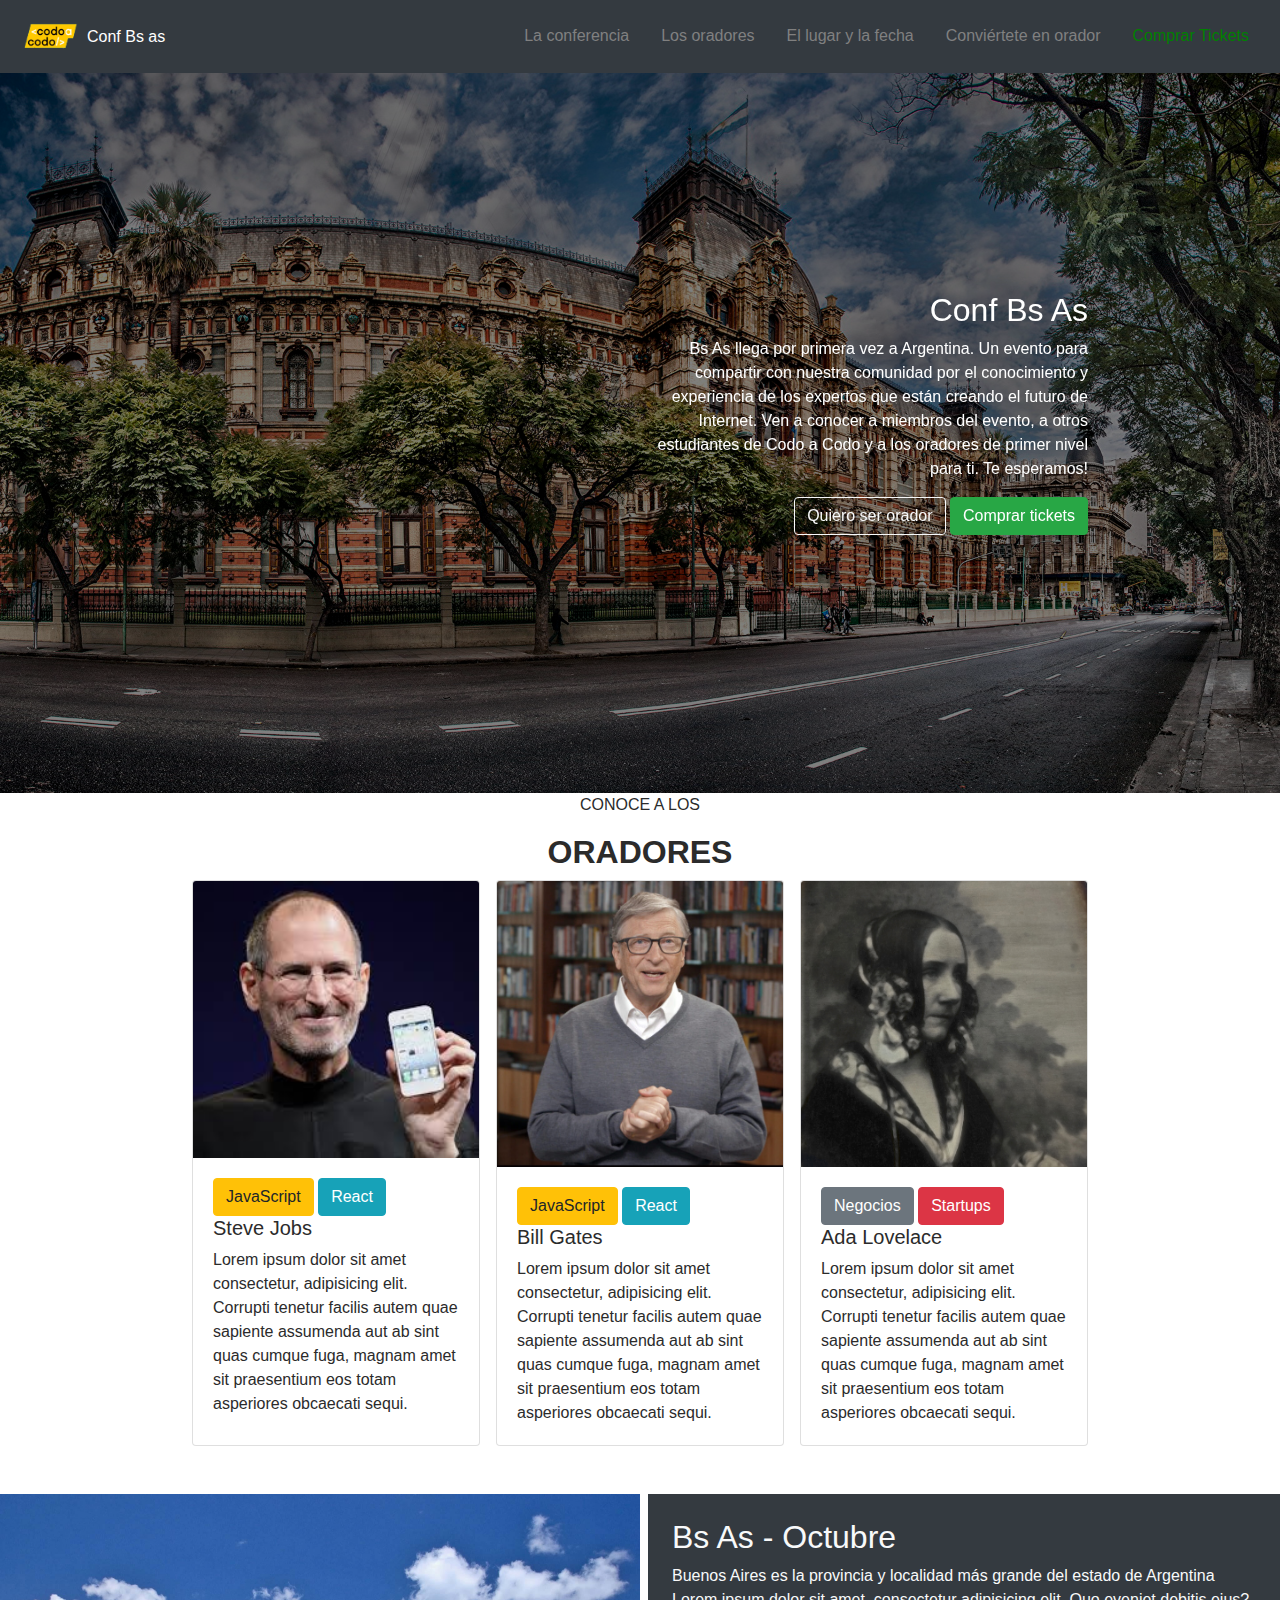
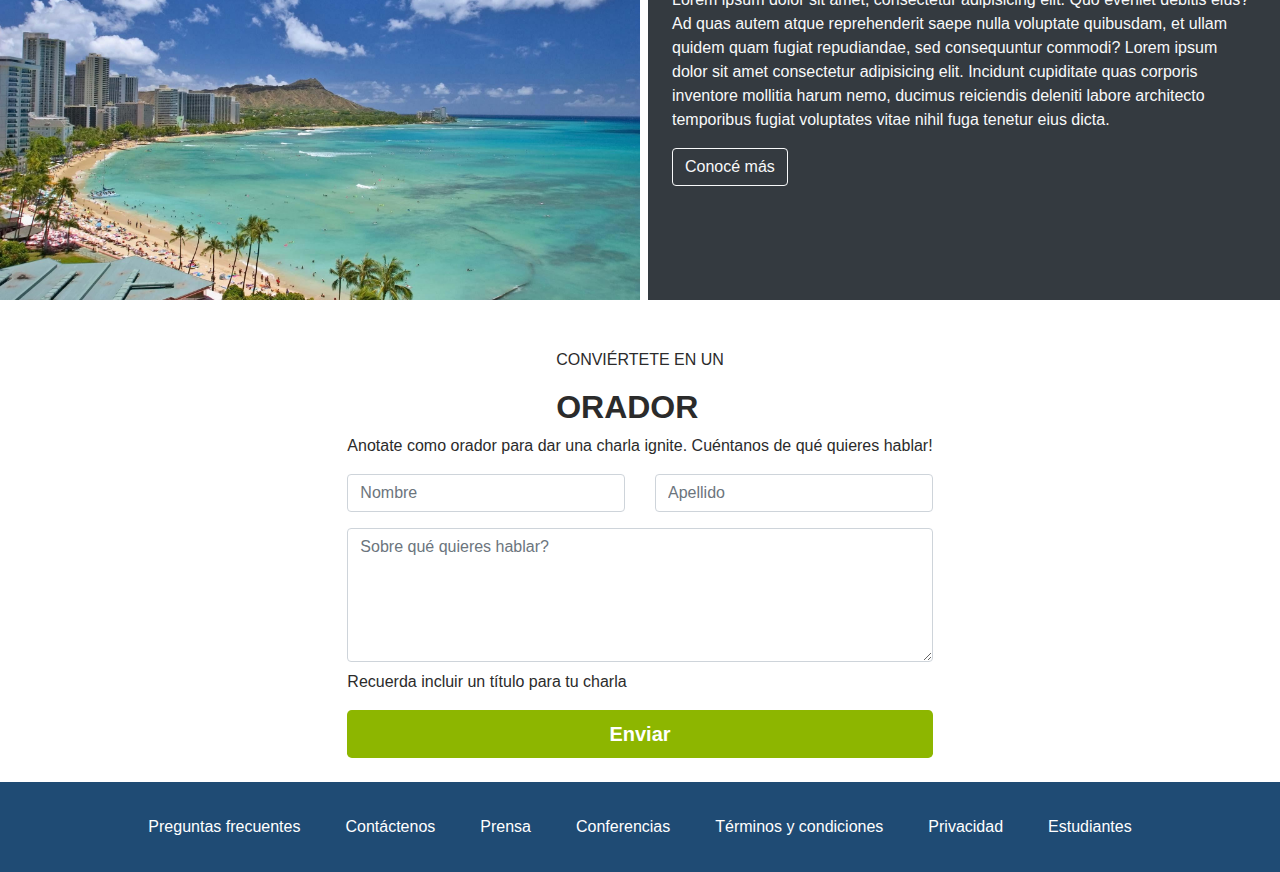
<file: index.html>
<!DOCTYPE html>
<html lang="en">
<head>
  <meta charset="UTF-8">
  <meta http-equiv="X-UA-Compatible" content="IE=edge">
  <meta name="viewport" content="width=device-width, initial-scale=1.0">
  <link rel="stylesheet" href="https://cdn.jsdelivr.net/npm/bootstrap@4.3.1/dist/css/bootstrap.min.css" integrity="sha384-ggOyR0iXCbMQv3Xipma34MD+dH/1fQ784/j6cY/iJTQUOhcWr7x9JvoRxT2MZw1T" crossorigin="anonymous"> 
  <link href="./hojas-de-estilo/style.css" rel="stylesheet">

  <title>TP Integrador</title>
</head>
<body>

  <!-- HEADER -->
  <div class="container-fluid bg-dark">
    <header class="d-flex flex-wrap justify-content-between py-3">
      <a href="/" class="d-flex align-items-center mb-3 mb-md-0 me-md-auto text-white text-decoration-none nav-boton-home">
        <img class="img-fluid" src=".//imagenes/codoacodo.png" width="72" height="32" alt="codo-a-codo-imagen">
        <span class="fs-4">Conf Bs as</span>
      </a>

      <ul class="nav nav-pills">
        <li class="nav-item "><a href="#" class="nav-link" aria-current="page">La conferencia</a></li>
        <li class="nav-item"><a href="#" class="nav-link">Los oradores</a></li>
        <li class="nav-item"><a href="#" class="nav-link">El lugar y la fecha</a></li>
        <li class="nav-item"><a href="#" class="nav-link">Conviértete en orador</a></li>
        <li class="nav-item"><a href="./tickets.html" class="nav-link nav-link-green">Comprar Tickets</a></li>
      </ul>
    </header>
  </div>


  <!-- Zona de carrousel -->

  <div class="mascara">
    <div id="mi-carousel" class="carousel slide" data-ride="carousel">
      <div class="carousel-inner" >
        <div class="carousel-item active" >
          <img src="./imagenes/ba1.jpg" class="d-block h-100 w-100 imagen-carousel"  alt="buenos-aires-1">
        </div>
        <div class="carousel-item">
          <img src="./imagenes/ba2.jpg" class="d-block h-100 w-100 imagen-carousel" alt="buenos-aires-2">

        </div>
        <div class="carousel-item" >
          <img src="./imagenes/ba3.jpg" class="d-block h-100 w-100 imagen-carousel" alt="buenos-aires-3">
          
        </div>

      </div>

        <div class="carousel-caption d-flex flex-column align-items-end justify-content-center align-items-end h-100 carousel-container">
          <h2 font-weight-bold>Conf Bs As</h2>
          <p class="texto-caption w-50 text-right">Bs As llega por primera vez a Argentina. Un evento para compartir con nuestra comunidad por el conocimiento y experiencia de los expertos que están creando el futuro de Internet. Ven a conocer a miembros del evento, a otros estudiantes de Codo a Codo y a los oradores de primer nivel para ti. Te esperamos!</p>
          <div class="botones">
            <button class="btn btn-outline-light">Quiero ser orador</button>
            <button class="btn btn-success"> Comprar tickets</button>
          </div>
        </div>
      </div>
    </div>
  </div>


  <!-- Sector contenedor oradores -->
  <div class="container-fluid  d-flex flex-column align-items-center">
    <div>
      <p class="text-center">CONOCE A LOS</p>
      <h2 class="font-weight-bold">ORADORES</h2>
    </div>
    <div class="container-fluid d-flex flex-row justify-content-center">
      <div class="card mx-2" style="width: 18rem;">
        <img src="imagenes/steve.jpg" class="card-img-top" alt="steve-jobs">
        <div class="card-body card-conocimiento">
          <div class="btn btn-warning">JavaScript</div>
          <div class="btn btn-info">React</div>
          <h5 class="class-title">Steve Jobs</h5>
          <p class="card-text">Lorem ipsum dolor sit amet consectetur, adipisicing elit. Corrupti tenetur facilis autem quae sapiente assumenda aut ab sint quas cumque fuga, magnam amet sit praesentium eos totam asperiores obcaecati sequi.</p>
        </div>
      </div>
      <div class="card mx-2" style="width: 18rem;">
        <img src="imagenes/bill.jpg" class="card-img-top" alt="steve-jobs">
        <div class="card-body card-conocimiento">
          <div class="btn btn-warning">JavaScript</div>
          <div class="btn btn-info">React</div>
          <h5 class="class-title">Bill Gates</h5>
          <p class="card-text">Lorem ipsum dolor sit amet consectetur, adipisicing elit. Corrupti tenetur facilis autem quae sapiente assumenda aut ab sint quas cumque fuga, magnam amet sit praesentium eos totam asperiores obcaecati sequi.</p>
        </div>
      </div>
      <div class="card mx-2" style="width: 18rem;">
        <img src="imagenes/ada.jpeg" class="card-img-top" alt="steve-jobs">
        <div class="card-body card-conocimiento">
          <div class="btn btn-secondary">Negocios</div>
          <div class="btn btn-danger">Startups</div>
          <h5 class="class-title">Ada Lovelace</h5>
          <p class="card-text">Lorem ipsum dolor sit amet consectetur, adipisicing elit. Corrupti tenetur facilis autem quae sapiente assumenda aut ab sint quas cumque fuga, magnam amet sit praesentium eos totam asperiores obcaecati sequi.</p>
        </div>
      </div>
    </div>
  </div>

    <!-- Sector contenedor fecha -->
  <div class="container-lg d-flex flex-row my-5">
    <img class="w-50 mr-2" src="./imagenes/honolulu.jpg">
    <div class="bg-dark">
      <div class="m-4 text-light">
        <h2>Bs As - Octubre</h2>
        <p>
          Buenos Aires es la provincia y localidad más grande del estado de Argentina Lorem ipsum dolor sit amet, consectetur adipisicing elit. Quo eveniet debitis eius? Ad quas autem atque reprehenderit saepe nulla voluptate quibusdam, et ullam quidem quam fugiat repudiandae, sed consequuntur commodi? Lorem ipsum dolor sit amet consectetur adipisicing elit. Incidunt cupiditate quas corporis inventore mollitia harum nemo, ducimus reiciendis deleniti labore architecto temporibus fugiat voluptates vitae nihil fuga tenetur eius dicta.
        </p>
        <button type="button" class="btn btn-outline-light">Conocé más</button>
      </div>
    </div>
  </div>


<!-- Sector contenedor fecha -->

  <div class="container-fluid d-flex flex-column align-items-center my-4">
    <div>
      <p class="text-center">CONVIÉRTETE EN UN</p>
      <h2 class="font-weight-bold">ORADOR</h2>
    </div>
    <div>
      <p>Anotate como orador para dar una charla ignite. Cuéntanos de qué quieres hablar!</p>
      <form class="form-conviertete-en-orador">
        <div class="row">
          <div class="col mb-3">
            <input name="nombre" type="text" class="form-control" placeholder="Nombre">
          </div>
          <div class="col mb-3">
            <input name="apellido" type="text" class="form-control" placeholder="Apellido">
          </div>
        </div>
        <textarea name="contenido" class="form-text-box form-control" rows="5" placeholder="Sobre qué quieres hablar?"></textarea>
        <p class="footer-form mt-2">Recuerda incluir un título para tu charla</p>
        <button class="submit-button btn color-boton btn-block btn-lg" type="submit">Enviar</button>
      </form>
    </div>
  </div>

  <!-- FOOTER -->

  <footer class="footer">
    <ul class="contenedor-footer">
      <li class="opcion-footer">
        <a class="link-footer" href="#">Preguntas frecuentes</a>
      </li>
      <li  class="opcion-footer">
        <a class="link-footer" href="#">Contáctenos</a>
      </li>
      <li class="opcion-footer">
        <a class="link-footer" href="#">Prensa</a>
      </li>
      <li class="opcion-footer">
        <a class="link-footer" href="#">Conferencias</a>
      </li>
      <li class="opcion-footer">
        <a class="link-footer" href="#">Términos y condiciones</a>
      </li>
      <li class="opcion-footer">
        <a class="link-footer" href="#">Privacidad</a>
      </li>
      <li class="opcion-footer">
        <a class="link-footer" href="#">Estudiantes</a>
      </li>
    </ul>
  </footer>

</main>
<script src="https://code.jquery.com/jquery-3.3.1.slim.min.js" integrity="sha384-q8i/X+965DzO0rT7abK41JStQIAqVgRVzpbzo5smXKp4YfRvH+8abtTE1Pi6jizo" crossorigin="anonymous"></script>
<script src="https://cdn.jsdelivr.net/npm/popper.js@1.14.7/dist/umd/popper.min.js" integrity="sha384-UO2eT0CpHqdSJQ6hJty5KVphtPhzWj9WO1clHTMGa3JDZwrnQq4sF86dIHNDz0W1" crossorigin="anonymous"></script>
<script src="https://cdn.jsdelivr.net/npm/bootstrap@4.3.1/dist/js/bootstrap.min.js" integrity="sha384-JjSmVgyd0p3pXB1rRibZUAYoIIy6OrQ6VrjIEaFf/nJGzIxFDsf4x0xIM+B07jRM" crossorigin="anonymous"></script>
</body>
</html>
</file>
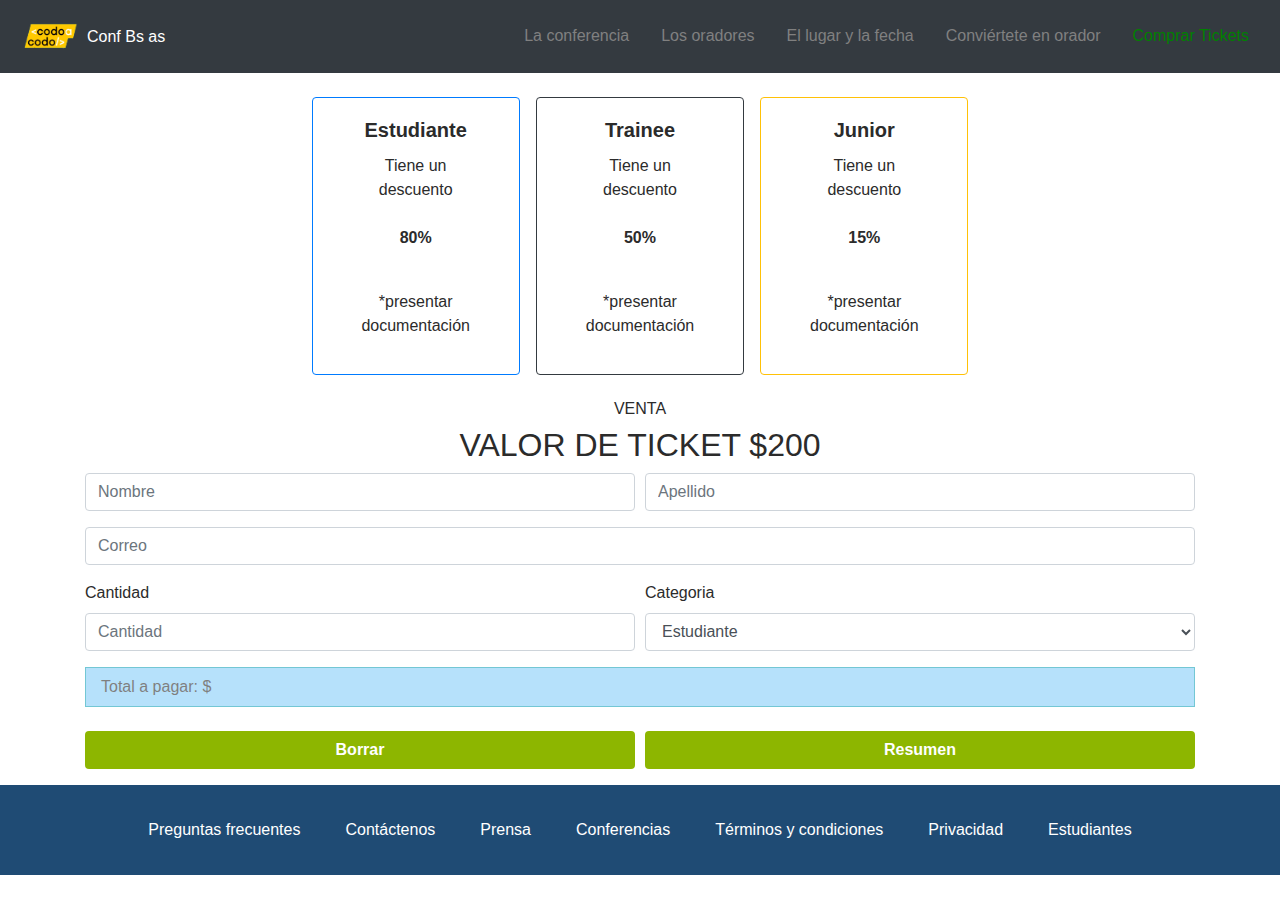
<file: tickets.html>
<!DOCTYPE html>
<html lang="en">
<head>
  <meta charset="UTF-8">
  <meta http-equiv="X-UA-Compatible" content="IE=edge">
  <meta name="viewport" content="width=device-width, initial-scale=1.0">
  <link rel="stylesheet" href="https://cdn.jsdelivr.net/npm/bootstrap@4.3.1/dist/css/bootstrap.min.css" integrity="sha384-ggOyR0iXCbMQv3Xipma34MD+dH/1fQ784/j6cY/iJTQUOhcWr7x9JvoRxT2MZw1T" crossorigin="anonymous">  
  <link href="./hojas-de-estilo/style.css" rel="stylesheet">
  <link href="./hojas-de-estilo/tickets.css" rel="stylesheet">
  <title>TP Integrador</title>
</head>
<body>

  <!-- HEADER -->
  <div class="container-fluid bg-dark">
    <header class="d-flex flex-wrap justify-content-between py-3">
      <a href="/" class="d-flex align-items-center mb-3 mb-md-0 me-md-auto text-white text-decoration-none nav-boton-home">
        <img class="img-fluid" src=".//imagenes/codoacodo.png" width="72" height="32" alt="codo-a-codo-imagen">
        <span class="fs-4">Conf Bs as</span>
      </a>

      <ul class="nav nav-pills">
        <li class="nav-item "><a href="./index.html" class="nav-link" aria-current="page">La conferencia</a></li>
        <li class="nav-item"><a href="#" class="nav-link">Los oradores</a></li>
        <li class="nav-item"><a href="#" class="nav-link">El lugar y la fecha</a></li>
        <li class="nav-item"><a href="#" class="nav-link">Conviértete en orador</a></li>
        <li class="nav-item"><a href="#" class="nav-link nav-link-green">Comprar Tickets</a></li>
      </ul>
    </header>
  </div>

  <main class="container-fluid">
    <div class="container-fluid">

      <div class="row row-cols-3 d-flex justify-content-center">
        <!-- Categoria Estudiante -->
        <div class="card border border-primary col-sm-2 my-4 mx-2" style="width: 18rem;">
          <div class="card-body">
            <h5 class="card-title text-center font-weight-bold">Estudiante</h5>
            <p class="card-text text-center">
              Tiene un descuento
              <br><br>
              <strong>80%</strong>
              <br><br>
            </p>
            <p class="footer-card text-center font-weight-light">
              *presentar documentación
            </p>
          </div>
        </div>

        <!-- Categoria Trainee -->
        <div class="card border border-primary border border-dark col-sm-2 my-4 mx-2" style="width: 18rem;">
          <div class="card-body ">
            <h5 class="card-title text-center font-weight-bold">Trainee</h5>
            <p class="card-text text-center">
              Tiene un descuento
              <br><br>
              <strong>50%</strong>
              <br><br>
            </p>
            <p class="footer-card text-center font-weight-light">
              *presentar documentación
            </p>
          </div>
        </div>

        <!-- Categoria Junior -->
        <div class="card border border-primary border border-warning col-sm-2 my-4 mx-2" style="width: 18rem;">
          <div class="card-body ">
            <h5 class="card-title text-center font-weight-bold">Junior</h5>
            <p class="card-text text-center">
              Tiene un descuento
              <br><br>
              <strong>15%</strong>
              <br><br>
            </p>
            <p class="footer-card text-center font-weight-light">
              *presentar documentación
            </p>
          </div>
        </div>

      </div>

    </div>

    <div class="container" >

      <h6 class="text-center">VENTA</h6>
      <h2 class="text-center"> VALOR DE TICKET $200</h2>
      <form>
        <div class="form-row">
          <div class="form-group col-md-6">
            <input type="text" class="form-control" id="inputNombre" placeholder="Nombre">
          </div>
          <div class="form-group col-md-6">
            <input type="text" class="form-control" id="inputApellido" placeholder="Apellido">
          </div>
        </div>

        <div class="form-group">
          <input type="email" class="form-control" id="inputCorreo" placeholder="Correo">
        </div>

        <div class="form-row">
          <div class="form-group col-md-6">
            <label for="inputCantidad">Cantidad</label>
            <input type="number" class="form-control" id="inputCantidad" placeholder="Cantidad">
          </div>
          <div class="form-group col-md-6">
            <label for="inputCategoria">Categoria</label>
            <select id="inputCategoria" class="form-control">
              <option selected value="0.8">Estudiante</option>
              <option value="0.5">Trainee</option>
              <option value="0.15">Junior</option>            
            </select>
          </div>
        </div>



        <div class="container contenedor-total d-flex flex-row align-items-center border border-info mb-4">
          <div>
            Total a pagar: $
          </div>
          <div>
            <input class="form-control bg-transparent resultado-a-pagar" type="text" id="resultado" readonly>
          </div>

        </div>

        <div class="form-row">
          <div class="form-group col-md-6">
            <button type="button" class="btn color-boton btn-block">Borrar</button>
          </div>

          <div class="form-group col-md-6">
            <!-- pasar a submit. Éstas etapa es de prueba-->
          <button type="button" class="btn color-boton btn-block" onclick="realizarCalculo()">Resumen</button>
          </div>
        </div>

      </form>


    </div>
  </main>


  <!-- FOOTER -->

  <footer class="footer">
    <ul class="contenedor-footer">
      <li class="opcion-footer">
        <a class="link-footer" href="#">Preguntas frecuentes</a>
      </li>
      <li  class="opcion-footer">
        <a class="link-footer" href="#">Contáctenos</a>
      </li>
      <li class="opcion-footer">
        <a class="link-footer" href="#">Prensa</a>
      </li>
      <li class="opcion-footer">
        <a class="link-footer" href="#">Conferencias</a>
      </li>
      <li class="opcion-footer">
        <a class="link-footer" href="#">Términos y condiciones</a>
      </li>
      <li class="opcion-footer">
        <a class="link-footer" href="#">Privacidad</a>
      </li>
      <li class="opcion-footer">
        <a class="link-footer" href="#">Estudiantes</a>
      </li>
    </ul>
  </footer>

</main>
<script src="https://code.jquery.com/jquery-3.3.1.slim.min.js" integrity="sha384-q8i/X+965DzO0rT7abK41JStQIAqVgRVzpbzo5smXKp4YfRvH+8abtTE1Pi6jizo" crossorigin="anonymous"></script>
<script src="https://cdn.jsdelivr.net/npm/popper.js@1.14.7/dist/umd/popper.min.js" integrity="sha384-UO2eT0CpHqdSJQ6hJty5KVphtPhzWj9WO1clHTMGa3JDZwrnQq4sF86dIHNDz0W1" crossorigin="anonymous"></script>
<script src="https://cdn.jsdelivr.net/npm/bootstrap@4.3.1/dist/js/bootstrap.min.js" integrity="sha384-JjSmVgyd0p3pXB1rRibZUAYoIIy6OrQ6VrjIEaFf/nJGzIxFDsf4x0xIM+B07jRM" crossorigin="anonymous"></script>
<script src="./js/calculo-total.js"></script>
</body>
</html>
</file>
<file: hojas-de-estilo/style.css>
* {
  margin: 0;
  padding: 0;
  box-sizing: border-box;
}

html , body{
  font-family: 'Barlow', sans-serif;
  color: #2b2b2b;
  min-width: 950px;
}

.nav-link {
  color: grey;
}


ul, ol {
  list-style-type: none;
}

.nav-link-green {
  color: green;
}

.nav-link:hover{
  transition: 0.5s;
  color: white;
} 

.color-boton {
    background-color: #8DB600;
    color: white;
    font-weight:bolder;
}

.nav-link-green:hover {
  color: rgb(0, 255, 0);
}

.nav-boton-home:hover {
  text-decoration: none;
}

.mascara {
  background-color: black;
}

.imagen-carousel {
  opacity: 0.5;
}

.card-conocimiento {
  cursor: not-allowed;
  pointer-events: none;
}

.footer {
  display: flex;
  justify-content: space-around;
  align-items: center;
  height: 10vh;
  background-color: rgb(31, 75, 116);
}

.contenedor-footer {
  display: flex;
  justify-content: center;
  align-items: center;
  margin: 0px;
  column-gap: 5vh;
}

.link-footer {
  color: white;
  transition: 0.5s;
}

.link-footer:hover {
  color: black;
}
</file>
<file: hojas-de-estilo/tickets.css>
.contenedor-total {
  background-color:lightskyblue;
  opacity: 0.6;
}

.resultado-a-pagar {
  border: none;
  outline: none;
}
</file>
